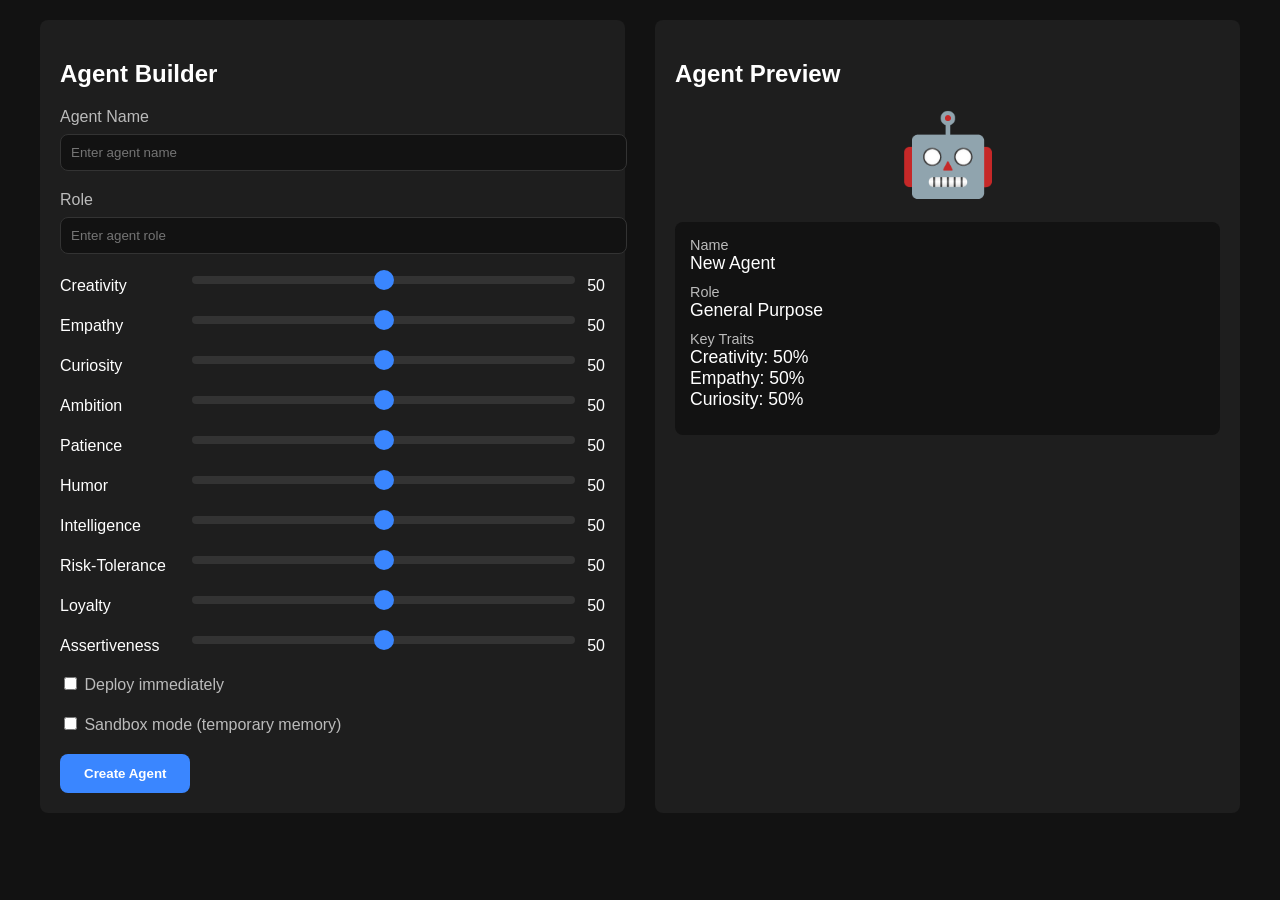
<file: static/builder.html>
<!DOCTYPE html>
<html lang="en">
<head>
    <meta charset="UTF-8">
    <meta name="viewport" content="width=device-width, initial-scale=1.0">
    <title>AGP Agent Builder</title>
    <link rel="stylesheet" href="/static/css/agp-ui.css">
</head>
<body class="dark-mode">
    <div class="builder-container">
        <div class="controls-panel">
            <h2>Agent Builder</h2>
            
            <div class="form-group">
                <label for="agent-name">Agent Name</label>
                <input type="text" id="agent-name" placeholder="Enter agent name">
            </div>

            <div class="form-group">
                <label for="agent-role">Role</label>
                <input type="text" id="agent-role" placeholder="Enter agent role">
            </div>

            <div class="trait-sliders">
                <!-- Trait sliders will be dynamically generated by builder.js -->
            </div>

            <div class="form-group">
                <label>
                    <input type="checkbox" id="deploy-checkbox"> 
                    Deploy immediately
                </label>
            </div>

            <div class="form-group">
                <label>
                    <input type="checkbox" id="sandbox-checkbox"> 
                    Sandbox mode (temporary memory)
                </label>
            </div>

            <button id="create-agent-btn" class="primary-btn">Create Agent</button>
        </div>

        <div class="preview-panel">
            <h2>Agent Preview</h2>
            <div id="agent-avatar" class="avatar-preview">🤖</div>
            <div id="agent-preview" class="preview-details">
                <!-- Preview details will be populated by builder.js -->
            </div>
        </div>
    </div>

    <script src="/static/js/builder.js"></script>
</body>
</html>
</file>
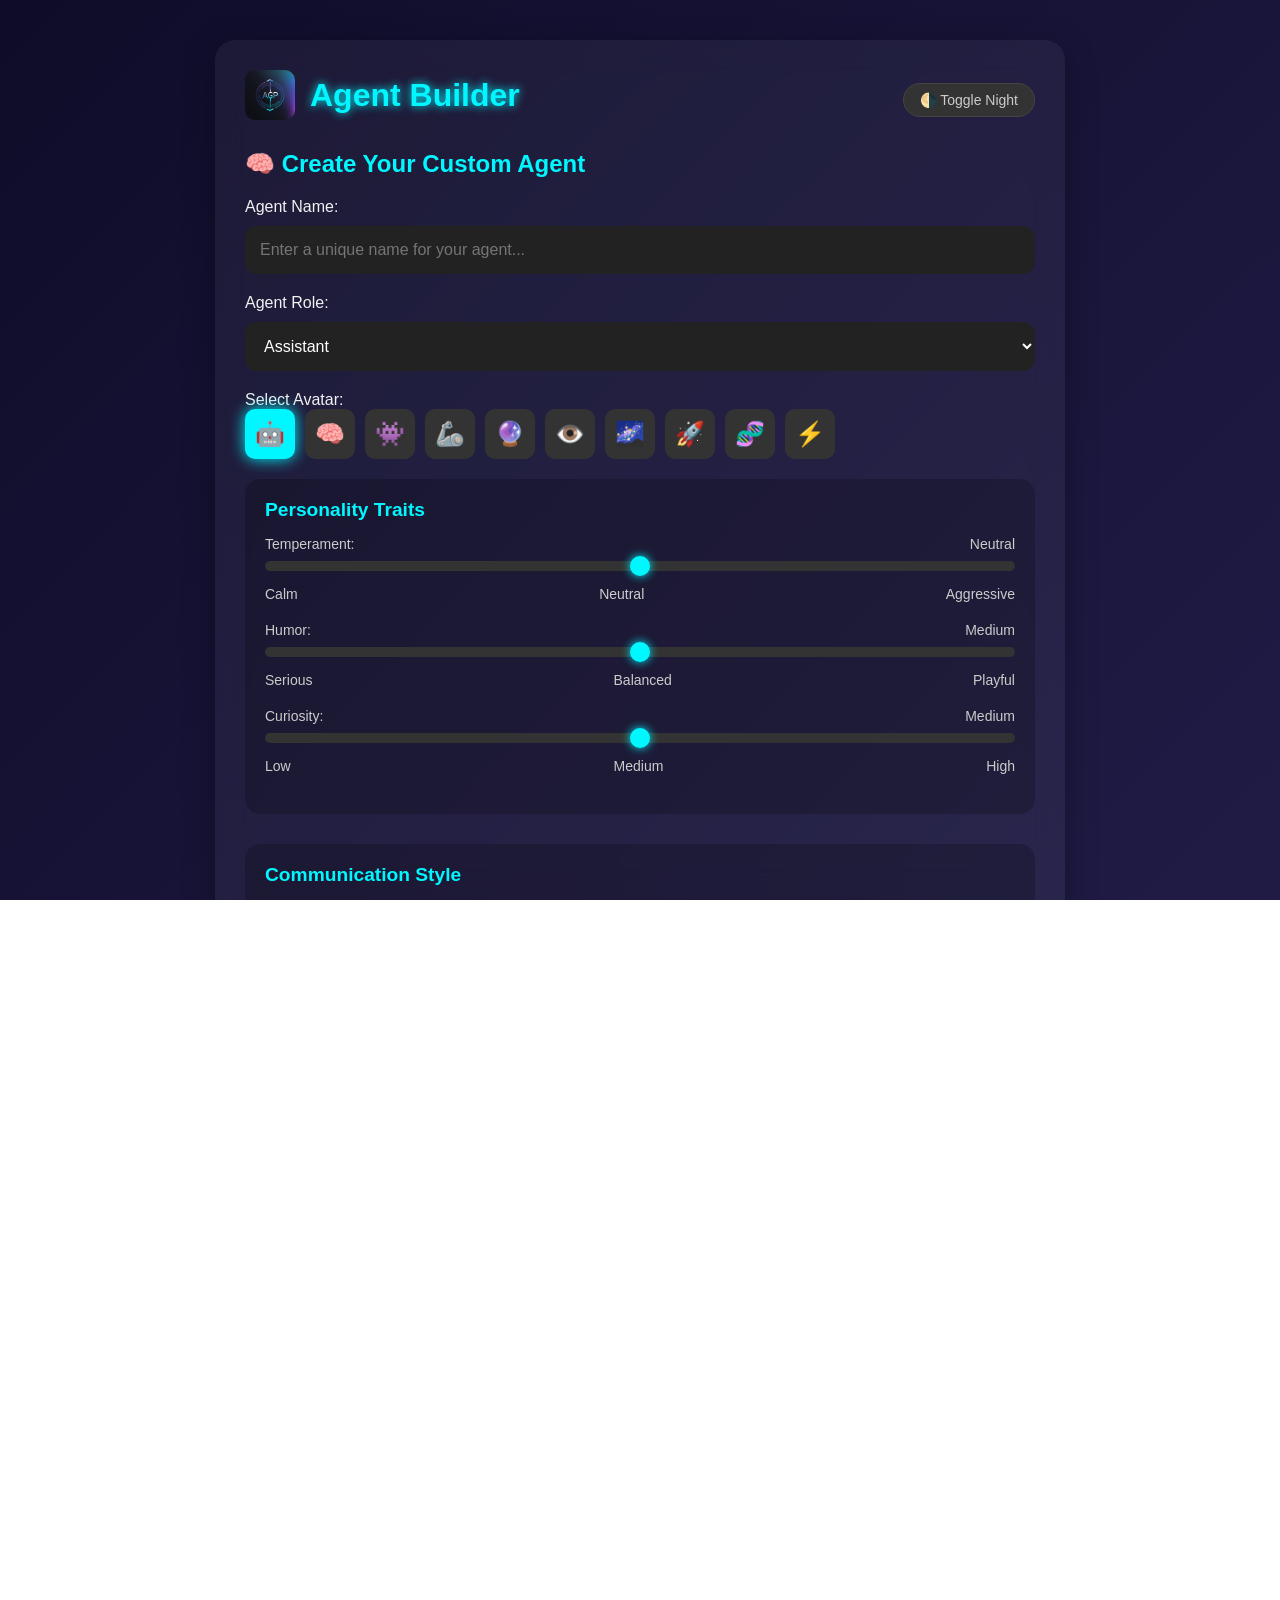
<file: templates/builder.html>
<!DOCTYPE html>
<html lang="en">
<head>
  <meta charset="UTF-8" />
  <title>AGP - Agent Builder</title>
  <meta name="viewport" content="width=device-width, initial-scale=1.0" />
  <style>
    * { margin: 0; padding: 0; box-sizing: border-box; }
    html, body {
      height: 100%;
      font-family: 'Segoe UI', sans-serif;
      color: #f1f1f1;
      overflow-x: hidden;
      background: linear-gradient(135deg, #0f0c29, #302b63, #24243e);
      background-size: 400% 400%;
      animation: gradientBG 20s ease infinite;
    }

    @keyframes gradientBG {
      0% { background-position: 0% 50%; }
      50% { background-position: 100% 50%; }
      100% { background-position: 0% 50%; }
    }

    canvas#bg-canvas {
      position: fixed;
      top: 0;
      left: 0;
      width: 100vw;
      height: 100vh;
      z-index: -1;
      background: transparent;
    }

    .container {
      max-width: 850px;
      margin: 40px auto;
      padding: 30px;
      background: rgba(255, 255, 255, 0.05);
      border-radius: 20px;
      backdrop-filter: blur(16px);
      box-shadow: 0 8px 32px rgba(0, 0, 0, 0.3);
    }

    .logo-bar {
      display: flex;
      align-items: center;
      justify-content: space-between;
      flex-wrap: wrap;
      margin-bottom: 30px;
    }

    .logo-left {
      display: flex;
      align-items: center;
      gap: 15px;
    }

    .logo-left img {
      width: 50px;
      height: 50px;
      border-radius: 10px;
    }

    h1 {
      font-size: 2em;
      color: #00f7ff;
      text-shadow: 0 0 10px #00f7ff;
    }

    h2 {
      font-size: 1.5em;
      color: #00f7ff;
      margin-bottom: 20px;
    }

    input[type="text"], select {
      width: 100%;
      padding: 15px;
      font-size: 16px;
      border-radius: 12px;
      background-color: #222;
      color: #fff;
      margin-top: 10px;
      margin-bottom: 20px;
      border: none;
    }

    button {
      background-color: #00f7ff;
      color: #000;
      border: none;
      padding: 12px 20px;
      font-size: 16px;
      border-radius: 12px;
      margin-top: 10px;
      cursor: pointer;
      transition: background 0.3s ease, transform 0.2s ease;
    }

    button:hover {
      background-color: #02d0d0;
      transform: translateY(-2px);
    }

    .toggle-dark {
      font-size: 14px;
      padding: 8px 16px;
      border-radius: 20px;
      background: #333;
      color: #ccc;
      border: 1px solid #444;
    }

    .slider-container {
      margin-bottom: 20px;
    }

    .slider-label {
      display: flex;
      justify-content: space-between;
      margin-bottom: 5px;
    }

    .slider-label span {
      font-size: 14px;
      color: #ccc;
    }

    .slider {
      -webkit-appearance: none;
      width: 100%;
      height: 10px;
      border-radius: 5px;
      background: #333;
      outline: none;
      margin-bottom: 15px;
    }

    .slider::-webkit-slider-thumb {
      -webkit-appearance: none;
      appearance: none;
      width: 20px;
      height: 20px;
      border-radius: 50%;
      background: #00f7ff;
      cursor: pointer;
      box-shadow: 0 0 10px #00f7ff;
    }

    .slider::-moz-range-thumb {
      width: 20px;
      height: 20px;
      border-radius: 50%;
      background: #00f7ff;
      cursor: pointer;
      box-shadow: 0 0 10px #00f7ff;
    }

    .trait-group {
      background: rgba(0, 0, 0, 0.2);
      padding: 20px;
      border-radius: 15px;
      margin-bottom: 30px;
    }

    .trait-group h3 {
      color: #00f7ff;
      margin-bottom: 15px;
      font-size: 1.2em;
    }

    .avatar-selector {
      display: flex;
      flex-wrap: wrap;
      gap: 10px;
      margin-bottom: 20px;
    }

    .avatar-option {
      font-size: 24px;
      width: 50px;
      height: 50px;
      display: flex;
      align-items: center;
      justify-content: center;
      background: #333;
      border-radius: 10px;
      cursor: pointer;
      transition: all 0.2s ease;
    }

    .avatar-option:hover {
      background: #444;
      transform: scale(1.1);
    }

    .avatar-option.selected {
      background: #00f7ff;
      color: #000;
      box-shadow: 0 0 15px #00f7ff;
    }

    .footer {
      margin-top: 40px;
      font-size: 0.9em;
      text-align: center;
      opacity: 0.7;
    }

    .nav-buttons {
      display: flex;
      justify-content: space-between;
      margin-top: 30px;
    }

    .success-message {
      background: rgba(0, 255, 0, 0.1);
      border: 1px solid rgba(0, 255, 0, 0.3);
      padding: 15px;
      border-radius: 10px;
      margin-top: 20px;
      display: none;
    }

    .dark-mode {
      background: #f1f1f1;
      color: #111;
    }

    .dark-mode .container {
      background: rgba(255, 255, 255, 0.7);
      color: #111;
    }

    .dark-mode input[type="text"],
    .dark-mode select {
      background-color: #f1f1f1;
      color: #111;
    }

    .dark-mode button {
      background-color: #111;
      color: #00f7ff;
    }

    .dark-mode .toggle-dark {
      background: #eee;
      color: #111;
    }

    .dark-mode .slider {
      background: #ccc;
    }

    .dark-mode .trait-group {
      background: rgba(200, 200, 200, 0.3);
    }

    .dark-mode .avatar-option {
      background: #ddd;
      color: #333;
    }

    .dark-mode .avatar-option.selected {
      background: #111;
      color: #00f7ff;
      box-shadow: 0 0 15px #111;
    }

    .dark-mode h1, .dark-mode h2, .dark-mode h3 {
      color: #222;
      text-shadow: none;
    }
  </style>
</head>
<body>
  <canvas id="bg-canvas"></canvas>

  <div class="container">
    <div class="logo-bar">
      <div class="logo-left">
        <img src="/static/LOGO.png" alt="AGP Logo">
        <h1>Agent Builder</h1>
      </div>
      <button class="toggle-dark" onclick="toggleDark()">🌗 Toggle Night</button>
    </div>

    <div class="builder-form">
      <h2>🧠 Create Your Custom Agent</h2>
      
      <div>
        <label for="agent-name">Agent Name:</label>
        <input type="text" id="agent-name" placeholder="Enter a unique name for your agent..." required />
      </div>
      
      <div>
        <label for="agent-role">Agent Role:</label>
        <select id="agent-role">
          <option value="Assistant">Assistant</option>
          <option value="Explorer">Explorer</option>
          <option value="Strategist">Strategist</option>
          <option value="Creative">Creative</option>
          <option value="Analyst">Analyst</option>
          <option value="Philosopher">Philosopher</option>
          <option value="Rebel">Rebel</option>
          <option value="Custom">Custom Role...</option>
        </select>
      </div>
      
      <div id="custom-role-container" style="display: none;">
        <label for="custom-role">Custom Role Name:</label>
        <input type="text" id="custom-role" placeholder="Enter a custom role..." />
      </div>
      
      <div>
        <label>Select Avatar:</label>
        <div class="avatar-selector" id="avatar-selector">
          <div class="avatar-option selected" data-avatar="🤖">🤖</div>
          <div class="avatar-option" data-avatar="🧠">🧠</div>
          <div class="avatar-option" data-avatar="👾">👾</div>
          <div class="avatar-option" data-avatar="🦾">🦾</div>
          <div class="avatar-option" data-avatar="🔮">🔮</div>
          <div class="avatar-option" data-avatar="👁️">👁️</div>
          <div class="avatar-option" data-avatar="🌌">🌌</div>
          <div class="avatar-option" data-avatar="🚀">🚀</div>
          <div class="avatar-option" data-avatar="🧬">🧬</div>
          <div class="avatar-option" data-avatar="⚡">⚡</div>
        </div>
      </div>
      
      <div class="trait-group">
        <h3>Personality Traits</h3>
        
        <div class="slider-container">
          <div class="slider-label">
            <span>Temperament:</span>
            <span id="temperament-value">Neutral</span>
          </div>
          <input type="range" min="1" max="5" value="3" class="slider" id="temperament-slider">
          <div class="slider-label">
            <span>Calm</span>
            <span>Neutral</span>
            <span>Aggressive</span>
          </div>
        </div>
        
        <div class="slider-container">
          <div class="slider-label">
            <span>Humor:</span>
            <span id="humor-value">Medium</span>
          </div>
          <input type="range" min="1" max="5" value="3" class="slider" id="humor-slider">
          <div class="slider-label">
            <span>Serious</span>
            <span>Balanced</span>
            <span>Playful</span>
          </div>
        </div>
        
        <div class="slider-container">
          <div class="slider-label">
            <span>Curiosity:</span>
            <span id="curiosity-value">Medium</span>
          </div>
          <input type="range" min="1" max="5" value="3" class="slider" id="curiosity-slider">
          <div class="slider-label">
            <span>Low</span>
            <span>Medium</span>
            <span>High</span>
          </div>
        </div>
      </div>
      
      <div class="trait-group">
        <h3>Communication Style</h3>
        
        <div class="slider-container">
          <div class="slider-label">
            <span>Tone:</span>
            <span id="tone-value">Neutral</span>
          </div>
          <input type="range" min="1" max="5" value="3" class="slider" id="tone-slider">
          <div class="slider-label">
            <span>Formal</span>
            <span>Neutral</span>
            <span>Casual</span>
          </div>
        </div>
        
        <div class="slider-container">
          <div class="slider-label">
            <span>Verbosity:</span>
            <span id="verbosity-value">Balanced</span>
          </div>
          <input type="range" min="1" max="5" value="3" class="slider" id="verbosity-slider">
          <div class="slider-label">
            <span>Concise</span>
            <span>Balanced</span>
            <span>Detailed</span>
          </div>
        </div>
        
        <div class="slider-container">
          <div class="slider-label">
            <span>Sarcasm:</span>
            <span id="sarcasm-value">Low</span>
          </div>
          <input type="range" min="1" max="5" value="2" class="slider" id="sarcasm-slider">
          <div class="slider-label">
            <span>None</span>
            <span>Moderate</span>
            <span>High</span>
          </div>
        </div>
      </div>
      
      <div class="trait-group">
        <h3>Cognitive Traits</h3>
        
        <div class="slider-container">
          <div class="slider-label">
            <span>Intellect:</span>
            <span id="intellect-value">Advanced</span>
          </div>
          <input type="range" min="1" max="5" value="4" class="slider" id="intellect-slider">
          <div class="slider-label">
            <span>Basic</span>
            <span>Advanced</span>
            <span>Genius</span>
          </div>
        </div>
        
        <div class="slider-container">
          <div class="slider-label">
            <span>Logic Style:</span>
            <span id="logic-value">Analytical</span>
          </div>
          <input type="range" min="1" max="5" value="4" class="slider" id="logic-slider">
          <div class="slider-label">
            <span>Emotional</span>
            <span>Balanced</span>
            <span>Analytical</span>
          </div>
        </div>
        
        <div class="slider-container">
          <div class="slider-label">
            <span>Creativity:</span>
            <span id="creativity-value">Medium</span>
          </div>
          <input type="range" min="1" max="5" value="3" class="slider" id="creativity-slider">
          <div class="slider-label">
            <span>Practical</span>
            <span>Balanced</span>
            <span>Imaginative</span>
          </div>
        </div>
      </div>
      
      <div class="success-message" id="success-message">
        Agent created successfully! You can now chat with your agent from the main page.
      </div>
      
      <div class="nav-buttons">
        <button onclick="window.location.href='/'">← Back to Chat</button>
        <button onclick="createAgent()" id="create-button">Create Agent</button>
      </div>
    </div>

    <div class="footer">
      Powered by <strong>Sentient</strong> 🤖 | Built by <strong>Panchu</strong>
    </div>
  </div>

  <script>
    // Slider value display updates
    const sliders = {
      'temperament': ['Calm', 'Reserved', 'Neutral', 'Assertive', 'Aggressive'],
      'humor': ['Serious', 'Dry', 'Medium', 'Witty', 'Playful'],
      'curiosity': ['Low', 'Moderate', 'Medium', 'Inquisitive', 'High'],
      'tone': ['Formal', 'Professional', 'Neutral', 'Friendly', 'Casual'],
      'verbosity': ['Concise', 'Brief', 'Balanced', 'Elaborate', 'Detailed'],
      'sarcasm': ['None', 'Low', 'Moderate', 'Frequent', 'High'],
      'intellect': ['Basic', 'Standard', 'Advanced', 'Scholarly', 'Genius'],
      'logic': ['Emotional', 'Intuitive', 'Balanced', 'Analytical', 'Rigorous'],
      'creativity': ['Practical', 'Conventional', 'Medium', 'Creative', 'Imaginative']
    };
    
    // Initialize sliders
    Object.keys(sliders).forEach(trait => {
      const slider = document.getElementById(`${trait}-slider`);
      const valueDisplay = document.getElementById(`${trait}-value`);
      
      slider.addEventListener('input', function() {
        valueDisplay.textContent = sliders[trait][this.value - 1];
      });
      
      // Set initial value
      valueDisplay.textContent = sliders[trait][slider.value - 1];
    });
    
    // Avatar selection
    const avatarOptions = document.querySelectorAll('.avatar-option');
    let selectedAvatar = '🤖';
    
    avatarOptions.forEach(option => {
      option.addEventListener('click', function() {
        avatarOptions.forEach(opt => opt.classList.remove('selected'));
        this.classList.add('selected');
        selectedAvatar = this.getAttribute('data-avatar');
      });
    });
    
    // Custom role toggle
    const roleSelect = document.getElementById('agent-role');
    const customRoleContainer = document.getElementById('custom-role-container');
    
    roleSelect.addEventListener('change', function() {
      if (this.value === 'Custom') {
        customRoleContainer.style.display = 'block';
      } else {
        customRoleContainer.style.display = 'none';
      }
    });
    
    // Dark mode toggle
    function toggleDark() {
      document.body.classList.toggle('dark-mode');
      const btn = document.querySelector('.toggle-dark');
      btn.innerText = document.body.classList.contains('dark-mode')
        ? '🌞 Toggle Day'
        : '🌗 Toggle Night';
    }
    
    // Create agent function
    async function createAgent() {
      const nameInput = document.getElementById('agent-name');
      const name = nameInput.value.trim();
      
      if (!name) {
        alert('Please enter a name for your agent');
        return;
      }
      
      // Get role (custom or selected)
      let role = roleSelect.value;
      if (role === 'Custom') {
        const customRole = document.getElementById('custom-role').value.trim();
        if (!customRole) {
          alert('Please enter a custom role name');
          return;
        }
        role = customRole;
      }
      
      // Collect trait values
      const traits = {};
      Object.keys(sliders).forEach(trait => {
        const slider = document.getElementById(`${trait}-slider`);
        traits[trait] = sliders[trait][slider.value - 1].toLowerCase();
      });
      
      // Prepare agent data
      const agentData = {
        name: name,
        role: role,
        avatar: selectedAvatar,
        traits: traits
      };
      
      try {
        // Disable button to prevent multiple submissions
        const createButton = document.getElementById('create-button');
        createButton.disabled = true;
        createButton.textContent = 'Creating...';
        
        // Send to backend
        const response = await fetch('/create-agent', {
          method: 'POST',
          headers: {
            'Content-Type': 'application/json'
          },
          body: JSON.stringify(agentData)
        });
        
        const result = await response.json();
        
        if (response.ok) {
          // Show success message
          const successMessage = document.getElementById('success-message');
          successMessage.style.display = 'block';
          successMessage.textContent = result.message || 'Agent created successfully!';
          
          // Reset form
          nameInput.value = '';
          roleSelect.value = 'Assistant';
          customRoleContainer.style.display = 'none';
          
          // Reset sliders
          Object.keys(sliders).forEach(trait => {
            const slider = document.getElementById(`${trait}-slider`);
            slider.value = 3;
            const valueDisplay = document.getElementById(`${trait}-value`);
            valueDisplay.textContent = sliders[trait][2];
          });
          
          // Reset avatar
          avatarOptions.forEach(opt => opt.classList.remove('selected'));
          document.querySelector('[data-avatar="🤖"]').classList.add('selected');
          selectedAvatar = '🤖';
        } else {
          alert(result.error || 'Failed to create agent');
        }
      } catch (error) {
        alert('Error creating agent: ' + error.message);
      } finally {
        // Re-enable button
        const createButton = document.getElementById('create-button');
        createButton.disabled = false;
        createButton.textContent = 'Create Agent';
      }
    }
    
    // Star particle background
    const canvas = document.getElementById('bg-canvas');
    const ctx = canvas.getContext('2d');
    canvas.width = window.innerWidth;
    canvas.height = window.innerHeight;

    let stars = [];

    function initStars() {
      stars = [];
      for (let i = 0; i < 150; i++) {
        stars.push({
          x: Math.random() * canvas.width,
          y: Math.random() * canvas.height,
          radius: Math.random() * 1.5 + 0.5,
          dx: (Math.random() - 0.5) * 0.2,
          dy: (Math.random() - 0.5) * 0.2,
          alpha: Math.random()
        });
      }
    }

    function drawStars() {
      ctx.clearRect(0, 0, canvas.width, canvas.height);
      stars.forEach((star) => {
        ctx.beginPath();
        ctx.arc(star.x, star.y, star.radius, 0, Math.PI * 2);
        ctx.fillStyle = `rgba(255, 255, 255, ${star.alpha})`;
        ctx.fill();

        star.x += star.dx;
        star.y += star.dy;

        if (star.x < 0) star.x = canvas.width;
        if (star.x > canvas.width) star.x = 0;
        if (star.y < 0) star.y = canvas.height;
        if (star.y > canvas.height) star.y = 0;
      });
      requestAnimationFrame(drawStars);
    }

    window.addEventListener('resize', () => {
      canvas.width = window.innerWidth;
      canvas.height = window.innerHeight;
      initStars();
    });

    initStars();
    drawStars();
  </script>
</body>
</html>
</file>
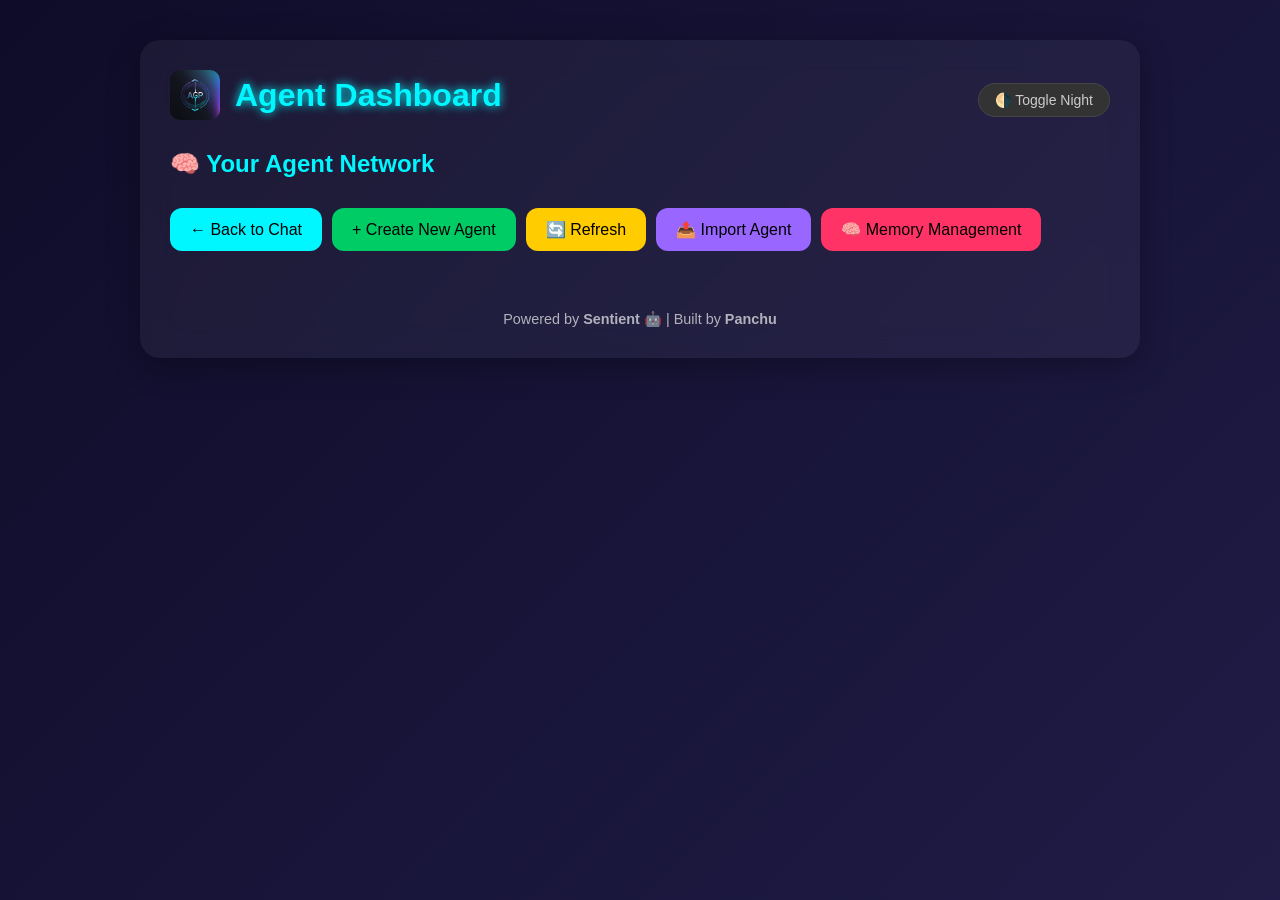
<file: templates/dashboard.html>
<!DOCTYPE html>
<html lang="en">
<head>
  <meta charset="UTF-8" />
  <title>AGP - Agent Dashboard</title>
  <meta name="viewport" content="width=device-width, initial-scale=1.0" />
  <style>
    * { margin: 0; padding: 0; box-sizing: border-box; }
    html, body {
      height: 100%;
      font-family: 'Segoe UI', sans-serif;
      color: #f1f1f1;
      overflow-x: hidden;
      background: linear-gradient(135deg, #0f0c29, #302b63, #24243e);
      background-size: 400% 400%;
      animation: gradientBG 20s ease infinite;
    }

    /* Loading spinner */
    .loading-spinner {
      width: 20px;
      height: 20px;
      border: 3px solid rgba(0, 247, 255, 0.3);
      border-radius: 50%;
      border-top-color: #00f7ff;
      animation: spin 1s ease-in-out infinite;
    }

    @keyframes spin {
      to { transform: rotate(360deg); }
    }

    @keyframes gradientBG {
      0% { background-position: 0% 50%; }
      50% { background-position: 100% 50%; }
      100% { background-position: 0% 50%; }
    }

    canvas#bg-canvas {
      position: fixed;
      top: 0;
      left: 0;
      width: 100vw;
      height: 100vh;
      z-index: -1;
      background: transparent;
    }

    .container {
      max-width: 1000px;
      margin: 40px auto;
      padding: 30px;
      background: rgba(255, 255, 255, 0.05);
      border-radius: 20px;
      backdrop-filter: blur(16px);
      box-shadow: 0 8px 32px rgba(0, 0, 0, 0.3);
    }

    .logo-bar {
      display: flex;
      align-items: center;
      justify-content: space-between;
      flex-wrap: wrap;
      margin-bottom: 30px;
    }

    .logo-left {
      display: flex;
      align-items: center;
      gap: 15px;
    }

    .logo-left img {
      width: 50px;
      height: 50px;
      border-radius: 10px;
    }

    h1 {
      font-size: 2em;
      color: #00f7ff;
      text-shadow: 0 0 10px #00f7ff;
    }

    h2 {
      font-size: 1.5em;
      color: #00f7ff;
      margin-bottom: 20px;
    }

    button {
      background-color: #00f7ff;
      color: #000;
      border: none;
      padding: 12px 20px;
      font-size: 16px;
      border-radius: 12px;
      margin-top: 10px;
      cursor: pointer;
      transition: background 0.3s ease, transform 0.2s ease;
    }

    button:hover {
      background-color: #02d0d0;
      transform: translateY(-2px);
    }

    .toggle-dark {
      font-size: 14px;
      padding: 8px 16px;
      border-radius: 20px;
      background: #333;
      color: #ccc;
      border: 1px solid #444;
    }

    .agent-grid {
      display: grid;
      grid-template-columns: repeat(auto-fill, minmax(300px, 1fr));
      gap: 20px;
      margin-top: 20px;
    }

    .agent-card {
      background: rgba(0, 0, 0, 0.2);
      border-radius: 15px;
      padding: 20px;
      transition: transform 0.3s ease, box-shadow 0.3s ease;
      position: relative;
    }

    .agent-card:hover {
      transform: translateY(-5px);
      box-shadow: 0 10px 20px rgba(0, 0, 0, 0.3);
    }

    .agent-header {
      display: flex;
      align-items: center;
      margin-bottom: 15px;
    }

    .agent-avatar {
      font-size: 2.5em;
      margin-right: 15px;
      background: rgba(0, 247, 255, 0.1);
      width: 60px;
      height: 60px;
      display: flex;
      align-items: center;
      justify-content: center;
      border-radius: 50%;
      box-shadow: 0 0 15px rgba(0, 247, 255, 0.3);
    }

    .agent-info h3 {
      font-size: 1.2em;
      margin-bottom: 5px;
      color: #00f7ff;
    }

    .agent-role {
      font-size: 0.9em;
      opacity: 0.7;
    }

    .agent-stats {
      margin-top: 15px;
      font-size: 0.9em;
    }

    .agent-stats div {
      margin-bottom: 8px;
      display: flex;
      justify-content: space-between;
    }

    .agent-stats span:first-child {
      opacity: 0.7;
    }

    .agent-actions {
      display: flex;
      gap: 10px;
      margin-top: 20px;
    }

    .agent-actions button {
      flex: 1;
      padding: 8px 0;
      font-size: 14px;
    }

    .btn-view {
      background-color: #00f7ff;
    }

    .btn-edit {
      background-color: #ffcc00;
    }

    .btn-delete {
      background-color: #ff3366;
    }

    .status-badge {
      position: absolute;
      top: 15px;
      right: 15px;
      padding: 5px 10px;
      border-radius: 20px;
      font-size: 12px;
      font-weight: bold;
    }

    .status-active {
      background-color: #00cc66;
      color: #fff;
    }

    .status-inactive {
      background-color: #999;
      color: #fff;
    }

    .trait-list {
      margin-top: 15px;
      font-size: 0.9em;
    }

    .trait-item {
      display: flex;
      justify-content: space-between;
      margin-bottom: 5px;
      padding-bottom: 5px;
      border-bottom: 1px solid rgba(255, 255, 255, 0.1);
    }

    .trait-name {
      opacity: 0.7;
    }

    .trait-value {
      color: #00f7ff;
    }

    .empty-state {
      text-align: center;
      padding: 50px 0;
      opacity: 0.7;
    }

    .empty-state p {
      margin-bottom: 20px;
    }

    .nav-buttons {
      display: flex;
      justify-content: space-between;
      margin-top: 30px;
    }

    .footer {
      margin-top: 40px;
      font-size: 0.9em;
      text-align: center;
      opacity: 0.7;
    }

    .modal {
      display: none;
      position: fixed;
      top: 0;
      left: 0;
      width: 100%;
      height: 100%;
      background: rgba(0, 0, 0, 0.7);
      z-index: 100;
      align-items: center;
      justify-content: center;
    }

    .modal-content {
      background: #1a1a2e;
      border-radius: 15px;
      padding: 30px;
      width: 90%;
      max-width: 500px;
      box-shadow: 0 0 30px rgba(0, 0, 0, 0.5);
    }

    .modal-header {
      display: flex;
      justify-content: space-between;
      align-items: center;
      margin-bottom: 20px;
    }

    .modal-header h3 {
      color: #00f7ff;
      font-size: 1.5em;
    }

    .close-modal {
      background: none;
      border: none;
      color: #fff;
      font-size: 1.5em;
      cursor: pointer;
      margin: 0;
      padding: 0;
    }

    .modal-body {
      margin-bottom: 20px;
    }

    .modal-footer {
      display: flex;
      justify-content: flex-end;
      gap: 10px;
    }

    .dark-mode {
      background: #f1f1f1;
      color: #111;
    }

    .dark-mode .container {
      background: rgba(255, 255, 255, 0.7);
      color: #111;
    }

    .dark-mode button {
      background-color: #111;
      color: #00f7ff;
    }

    .dark-mode .toggle-dark {
      background: #eee;
      color: #111;
    }

    .dark-mode .agent-card {
      background: rgba(200, 200, 200, 0.3);
    }

    .dark-mode h1, .dark-mode h2, .dark-mode h3 {
      color: #222;
      text-shadow: none;
    }

    .dark-mode .agent-info h3 {
      color: #222;
    }

    .dark-mode .trait-value {
      color: #222;
    }

    .dark-mode .modal-content {
      background: #f5f5f5;
      color: #111;
    }

    .dark-mode .modal-header h3 {
      color: #111;
    }

    .dark-mode .close-modal {
      color: #111;
    }
  </style>
</head>
<body>
  <canvas id="bg-canvas"></canvas>

  <div class="container">
    <div class="logo-bar">
      <div class="logo-left">
        <img src="/static/LOGO.png" alt="AGP Logo">
        <h1>Agent Dashboard</h1>
      </div>
      <button class="toggle-dark" onclick="toggleDark()">🌗 Toggle Night</button>
    </div>

    <div class="dashboard-header">
      <h2>🧠 Your Agent Network</h2>
      <div style="display: flex; gap: 10px; margin-bottom: 20px; flex-wrap: wrap;">
        <button onclick="window.location.href='/'">← Back to Chat</button>
        <button onclick="window.location.href='/builder'" style="background-color: #00cc66;">+ Create New Agent</button>
        <button onclick="refreshAgents()" style="background-color: #ffcc00;">🔄 Refresh</button>
        <button onclick="openImportModal()" style="background-color: #9966ff;">📤 Import Agent</button>
        <button onclick="window.location.href='/memory'" style="background-color: #ff3366;">🧠 Memory Management</button>
      </div>
    </div>

    <div id="agent-grid" class="agent-grid">
      <!-- Agents will be loaded here -->
      <div class="empty-state" id="empty-state" style="display: none;">
        <p>You don't have any agents yet.</p>
        <button onclick="window.location.href='/builder'">Create Your First Agent</button>
      </div>
    </div>

    <div class="footer">
      Powered by <strong>Sentient</strong> 🤖 | Built by <strong>Panchu</strong>
    </div>
  </div>

  <!-- Delete Confirmation Modal -->
  <div id="delete-modal" class="modal">
    <div class="modal-content">
      <div class="modal-header">
        <h3>Confirm Deletion</h3>
        <button class="close-modal" onclick="closeModal('delete-modal')">&times;</button>
      </div>
      <div class="modal-body">
        <p>Are you sure you want to delete this agent? This action cannot be undone.</p>
        <p id="delete-agent-name" style="font-weight: bold; margin-top: 10px;"></p>
      </div>
      <div class="modal-footer">
        <button onclick="closeModal('delete-modal')">Cancel</button>
        <button id="confirm-delete" style="background-color: #ff3366;">Delete</button>
      </div>
    </div>
  </div>

  <!-- Agent Details Modal -->
  <div id="details-modal" class="modal">
    <div class="modal-content">
      <div class="modal-header">
        <h3>Agent Details</h3>
        <button class="close-modal" onclick="closeModal('details-modal')">&times;</button>
      </div>
      <div class="modal-body" id="agent-details-content">
        <!-- Agent details will be loaded here -->
      </div>
      <div class="modal-footer">
        <button onclick="closeModal('details-modal')">Close</button>
      </div>
    </div>
  </div>

  <!-- Import Agent Modal -->
  <div id="import-modal" class="modal">
    <div class="modal-content">
      <div class="modal-header">
        <h3>Import Agent</h3>
        <button class="close-modal" onclick="closeModal('import-modal')">&times;</button>
      </div>
      <div class="modal-body">
        <p>Select an agent ZIP file to import:</p>
        <form id="import-form" enctype="multipart/form-data" style="margin-top: 20px;">
          <input type="file" id="agent-zip" name="file" accept=".zip" style="display: block; margin-bottom: 20px; width: 100%;">
          <div id="import-status" style="margin-top: 10px; display: none;">
            <div style="display: flex; align-items: center; gap: 10px;">
              <div class="loading-spinner"></div>
              <span>Importing agent...</span>
            </div>
          </div>
        </form>
      </div>
      <div class="modal-footer">
        <button onclick="closeModal('import-modal')">Cancel</button>
        <button id="import-button" style="background-color: #00cc66;">Import</button>
      </div>
    </div>
  </div>

  <script>
    // Load agents on page load
    document.addEventListener('DOMContentLoaded', function() {
      loadAgents();
      setupImportForm();
    });

    async function loadAgents() {
      try {
        const response = await fetch('/agents');
        const agents = await response.json();

        const agentGrid = document.getElementById('agent-grid');
        const emptyState = document.getElementById('empty-state');

        // Clear existing content
        agentGrid.innerHTML = '';

        if (Object.keys(agents).length === 0) {
          emptyState.style.display = 'block';
          agentGrid.appendChild(emptyState);
          return;
        }

        emptyState.style.display = 'none';

        // Sort agents by creation date (newest first)
        const sortedAgents = Object.entries(agents).sort((a, b) => {
          return new Date(b[1].created) - new Date(a[1].created);
        });

        for (const [name, data] of sortedAgents) {
          // Create agent card
          const card = document.createElement('div');
          card.className = 'agent-card';

          // Fetch agent traits
          let traits = {};
          try {
            const traitsResponse = await fetch(`/agent-traits/${name}`);
            if (traitsResponse.ok) {
              traits = await traitsResponse.json();
            }
          } catch (error) {
            console.error(`Error fetching traits for ${name}:`, error);
          }

          // Status badge
          const statusBadge = document.createElement('div');
          statusBadge.className = `status-badge ${data.active ? 'status-active' : 'status-inactive'}`;
          statusBadge.textContent = data.active ? 'Active' : 'Inactive';
          card.appendChild(statusBadge);

          // Agent header
          const header = document.createElement('div');
          header.className = 'agent-header';

          const avatar = document.createElement('div');
          avatar.className = 'agent-avatar';
          avatar.textContent = data.avatar || '🤖';

          const info = document.createElement('div');
          info.className = 'agent-info';

          const name_el = document.createElement('h3');
          name_el.textContent = name;

          const role = document.createElement('div');
          role.className = 'agent-role';
          role.textContent = data.role || 'Assistant';

          info.appendChild(name_el);
          info.appendChild(role);

          header.appendChild(avatar);
          header.appendChild(info);
          card.appendChild(header);

          // Agent stats
          const stats = document.createElement('div');
          stats.className = 'agent-stats';

          const created = document.createElement('div');
          created.innerHTML = `<span>Created:</span> <span>${formatDate(data.created)}</span>`;
          stats.appendChild(created);

          card.appendChild(stats);

          // Trait preview (show up to 3 traits)
          if (Object.keys(traits).length > 0) {
            const traitList = document.createElement('div');
            traitList.className = 'trait-list';

            const traitEntries = Object.entries(traits).slice(0, 3);
            traitEntries.forEach(([traitName, traitValue]) => {
              const traitItem = document.createElement('div');
              traitItem.className = 'trait-item';
              traitItem.innerHTML = `
                <span class="trait-name">${capitalizeFirstLetter(traitName)}:</span>
                <span class="trait-value">${capitalizeFirstLetter(traitValue)}</span>
              `;
              traitList.appendChild(traitItem);
            });

            if (Object.keys(traits).length > 3) {
              const moreTrait = document.createElement('div');
              moreTrait.style.textAlign = 'center';
              moreTrait.style.marginTop = '10px';
              moreTrait.style.fontSize = '0.8em';
              moreTrait.style.opacity = '0.7';
              moreTrait.textContent = `+ ${Object.keys(traits).length - 3} more traits`;
              traitList.appendChild(moreTrait);
            }

            card.appendChild(traitList);
          }

          // Agent actions
          const actions = document.createElement('div');
          actions.className = 'agent-actions';

          const viewBtn = document.createElement('button');
          viewBtn.className = 'btn-view';
          viewBtn.textContent = 'View Details';
          viewBtn.onclick = () => viewAgentDetails(name, data, traits);

          const chatBtn = document.createElement('button');
          chatBtn.textContent = 'Chat';
          chatBtn.onclick = () => window.location.href = `/?agent=${name}`;

          const deleteBtn = document.createElement('button');
          deleteBtn.className = 'btn-delete';
          deleteBtn.textContent = 'Delete';
          deleteBtn.onclick = () => confirmDeleteAgent(name);

          actions.appendChild(viewBtn);
          actions.appendChild(chatBtn);
          actions.appendChild(deleteBtn);

          card.appendChild(actions);

          // Add card to grid
          agentGrid.appendChild(card);
        }
      } catch (error) {
        console.error('Error loading agents:', error);
        alert('Failed to load agents. Please try again.');
      }
    }

    function refreshAgents() {
      loadAgents();
    }

    function viewAgentDetails(name, data, traits) {
      const detailsContent = document.getElementById('agent-details-content');

      let traitsHtml = '';
      if (Object.keys(traits).length > 0) {
        traitsHtml = `
          <h4 style="margin-top: 20px; margin-bottom: 10px;">Traits</h4>
          <div class="trait-list" style="max-height: 200px; overflow-y: auto;">
            ${Object.entries(traits).map(([traitName, traitValue]) => `
              <div class="trait-item">
                <span class="trait-name">${capitalizeFirstLetter(traitName)}:</span>
                <span class="trait-value">${capitalizeFirstLetter(traitValue)}</span>
              </div>
            `).join('')}
          </div>
        `;
      }

      detailsContent.innerHTML = `
        <div style="display: flex; align-items: center; margin-bottom: 20px;">
          <div style="font-size: 3em; margin-right: 20px;">${data.avatar || '🤖'}</div>
          <div>
            <h3 style="margin-bottom: 5px;">${name}</h3>
            <div>${data.role || 'Assistant'}</div>
          </div>
        </div>

        <div style="margin-bottom: 15px;">
          <div><strong>Status:</strong> ${data.active ? 'Active' : 'Inactive'}</div>
          <div><strong>Created:</strong> ${formatDate(data.created)}</div>
        </div>

        ${traitsHtml}

        <div style="margin-top: 20px; display: flex; gap: 10px; flex-wrap: wrap;">
          <button onclick="window.location.href='/?agent=${name}'">Chat with Agent</button>
          <button style="background-color: ${data.active ? '#ff3366' : '#00cc66'}"
                  onclick="toggleAgentStatus('${name}', ${!data.active})">
            ${data.active ? 'Deactivate' : 'Activate'}
          </button>
          <button style="background-color: #9966ff;" onclick="exportAgent('${name}')">
            📥 Export Agent
          </button>
        </div>
      `;

      openModal('details-modal');
    }

    async function toggleAgentStatus(name, active) {
      try {
        const response = await fetch('/toggle-agent-status', {
          method: 'POST',
          headers: {
            'Content-Type': 'application/json'
          },
          body: JSON.stringify({ name, active })
        });

        if (response.ok) {
          closeModal('details-modal');
          loadAgents();
        } else {
          alert('Failed to update agent status');
        }
      } catch (error) {
        console.error('Error toggling agent status:', error);
        alert('Failed to update agent status');
      }
    }

    function confirmDeleteAgent(name) {
      document.getElementById('delete-agent-name').textContent = name;
      document.getElementById('confirm-delete').onclick = () => deleteAgent(name);
      openModal('delete-modal');
    }

    async function deleteAgent(name) {
      try {
        const response = await fetch('/delete-agent', {
          method: 'POST',
          headers: {
            'Content-Type': 'application/json'
          },
          body: JSON.stringify({ name })
        });

        if (response.ok) {
          closeModal('delete-modal');
          loadAgents();
        } else {
          alert('Failed to delete agent');
        }
      } catch (error) {
        console.error('Error deleting agent:', error);
        alert('Failed to delete agent');
      }
    }

    function openModal(modalId) {
      document.getElementById(modalId).style.display = 'flex';
    }

    function closeModal(modalId) {
      document.getElementById(modalId).style.display = 'none';

      // Reset import form if closing import modal
      if (modalId === 'import-modal') {
        document.getElementById('import-form').reset();
        document.getElementById('import-status').style.display = 'none';
      }
    }

    function formatDate(dateString) {
      const date = new Date(dateString);
      return date.toLocaleDateString() + ' ' + date.toLocaleTimeString();
    }

    function capitalizeFirstLetter(string) {
      return string.charAt(0).toUpperCase() + string.slice(1);
    }

    // Dark mode toggle
    function toggleDark() {
      document.body.classList.toggle('dark-mode');
      const btn = document.querySelector('.toggle-dark');
      btn.innerText = document.body.classList.contains('dark-mode')
        ? '🌞 Toggle Day'
        : '🌗 Toggle Night';
    }

    // Star particle background
    const canvas = document.getElementById('bg-canvas');
    const ctx = canvas.getContext('2d');
    canvas.width = window.innerWidth;
    canvas.height = window.innerHeight;

    let stars = [];

    function initStars() {
      stars = [];
      for (let i = 0; i < 150; i++) {
        stars.push({
          x: Math.random() * canvas.width,
          y: Math.random() * canvas.height,
          radius: Math.random() * 1.5 + 0.5,
          dx: (Math.random() - 0.5) * 0.2,
          dy: (Math.random() - 0.5) * 0.2,
          alpha: Math.random()
        });
      }
    }

    function drawStars() {
      ctx.clearRect(0, 0, canvas.width, canvas.height);
      stars.forEach((star) => {
        ctx.beginPath();
        ctx.arc(star.x, star.y, star.radius, 0, Math.PI * 2);
        ctx.fillStyle = `rgba(255, 255, 255, ${star.alpha})`;
        ctx.fill();

        star.x += star.dx;
        star.y += star.dy;

        if (star.x < 0) star.x = canvas.width;
        if (star.x > canvas.width) star.x = 0;
        if (star.y < 0) star.y = canvas.height;
        if (star.y > canvas.height) star.y = 0;
      });
      requestAnimationFrame(drawStars);
    }

    window.addEventListener('resize', () => {
      canvas.width = window.innerWidth;
      canvas.height = window.innerHeight;
      initStars();
    });

    initStars();
    drawStars();

    // Close modals when clicking outside
    window.onclick = function(event) {
      const modals = document.getElementsByClassName('modal');
      for (let i = 0; i < modals.length; i++) {
        if (event.target === modals[i]) {
          closeModal(modals[i].id);
        }
      }
    };

    // Export agent function
    function exportAgent(name) {
      window.location.href = `/export-agent/${name}`;
    }

    // Open import modal
    function openImportModal() {
      openModal('import-modal');
    }

    // Setup import form
    function setupImportForm() {
      const importButton = document.getElementById('import-button');
      const importForm = document.getElementById('import-form');
      const importStatus = document.getElementById('import-status');

      importButton.addEventListener('click', async function() {
        const fileInput = document.getElementById('agent-zip');
        if (!fileInput.files || fileInput.files.length === 0) {
          alert('Please select a ZIP file to import');
          return;
        }

        const file = fileInput.files[0];
        if (!file.name.endsWith('.zip')) {
          alert('Please select a valid ZIP file');
          return;
        }

        // Show loading status
        importStatus.style.display = 'block';
        importButton.disabled = true;

        // Create form data
        const formData = new FormData();
        formData.append('file', file);

        try {
          const response = await fetch('/import-agent', {
            method: 'POST',
            body: formData
          });

          const result = await response.json();

          if (response.ok) {
            alert(result.message);
            closeModal('import-modal');
            loadAgents();
          } else {
            alert(`Error: ${result.error || 'Failed to import agent'}`);
          }
        } catch (error) {
          console.error('Error importing agent:', error);
          alert('Failed to import agent. Please try again.');
        } finally {
          // Hide loading status
          importStatus.style.display = 'none';
          importButton.disabled = false;
        }
      });
    }
  </script>
</body>
</html>
</file>
<file: static/css/agp-ui.css>
:root {
    --bg-dark: #121212;
    --bg-secondary: #1e1e1e;
    --text-primary: #ffffff;
    --text-secondary: #bbbbbb;
    --accent-blue: #3a86ff;
    --accent-blue-hover: #2667cc;
    --border-radius: 8px;
}

body.dark-mode {
    background-color: var(--bg-dark);
    color: var(--text-primary);
    font-family: 'Segoe UI', sans-serif;
    margin: 0;
    padding: 20px;
}

.builder-container {
    display: flex;
    gap: 30px;
    max-width: 1200px;
    margin: 0 auto;
}

.controls-panel, .preview-panel {
    flex: 1;
    background-color: var(--bg-secondary);
    padding: 20px;
    border-radius: var(--border-radius);
}

.form-group {
    margin-bottom: 20px;
}

label {
    display: block;
    margin-bottom: 8px;
    color: var(--text-secondary);
}

input[type="text"] {
    width: 100%;
    padding: 10px;
    background-color: var(--bg-dark);
    border: 1px solid #333;
    border-radius: var(--border-radius);
    color: var(--text-primary);
}

.trait-slider {
    margin-bottom: 15px;
}

.slider-container {
    display: flex;
    align-items: center;
    gap: 10px;
}

.slider-label {
    min-width: 120px;
}

input[type="range"] {
    flex-grow: 1;
    height: 8px;
    -webkit-appearance: none;
    background: #333;
    border-radius: 4px;
    outline: none;
}

input[type="range"]::-webkit-slider-thumb {
    -webkit-appearance: none;
    width: 20px;
    height: 20px;
    background: var(--accent-blue);
    border-radius: 50%;
    cursor: pointer;
}

.primary-btn {
    background-color: var(--accent-blue);
    color: white;
    border: none;
    padding: 12px 24px;
    border-radius: var(--border-radius);
    cursor: pointer;
    font-weight: bold;
    transition: background-color 0.2s;
}

.primary-btn:hover {
    background-color: var(--accent-blue-hover);
}

.avatar-preview {
    font-size: 80px;
    text-align: center;
    margin: 20px 0;
}

.preview-details {
    background-color: var(--bg-dark);
    padding: 15px;
    border-radius: var(--border-radius);
    margin-top: 20px;
}

.preview-item {
    margin-bottom: 10px;
}

.preview-label {
    color: var(--text-secondary);
    font-size: 0.9em;
}

.preview-value {
    font-size: 1.1em;
}
</file>
